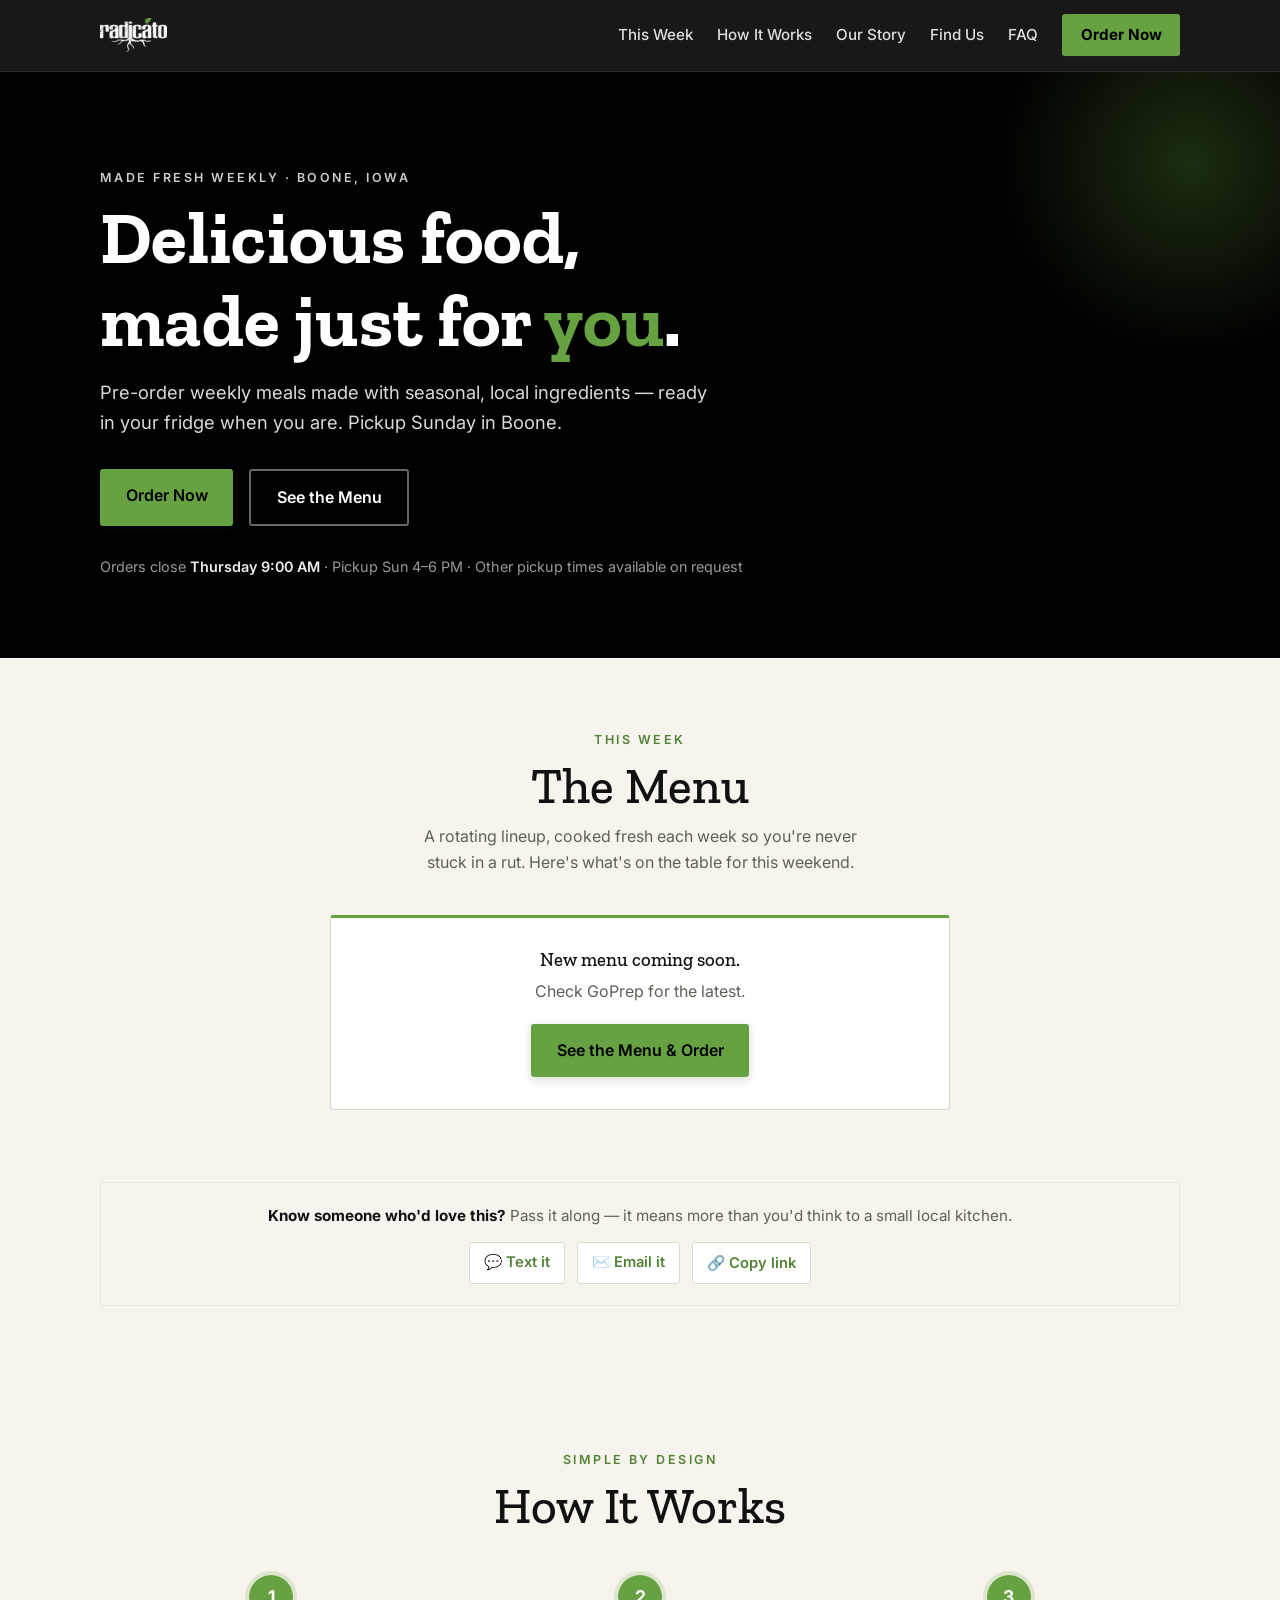
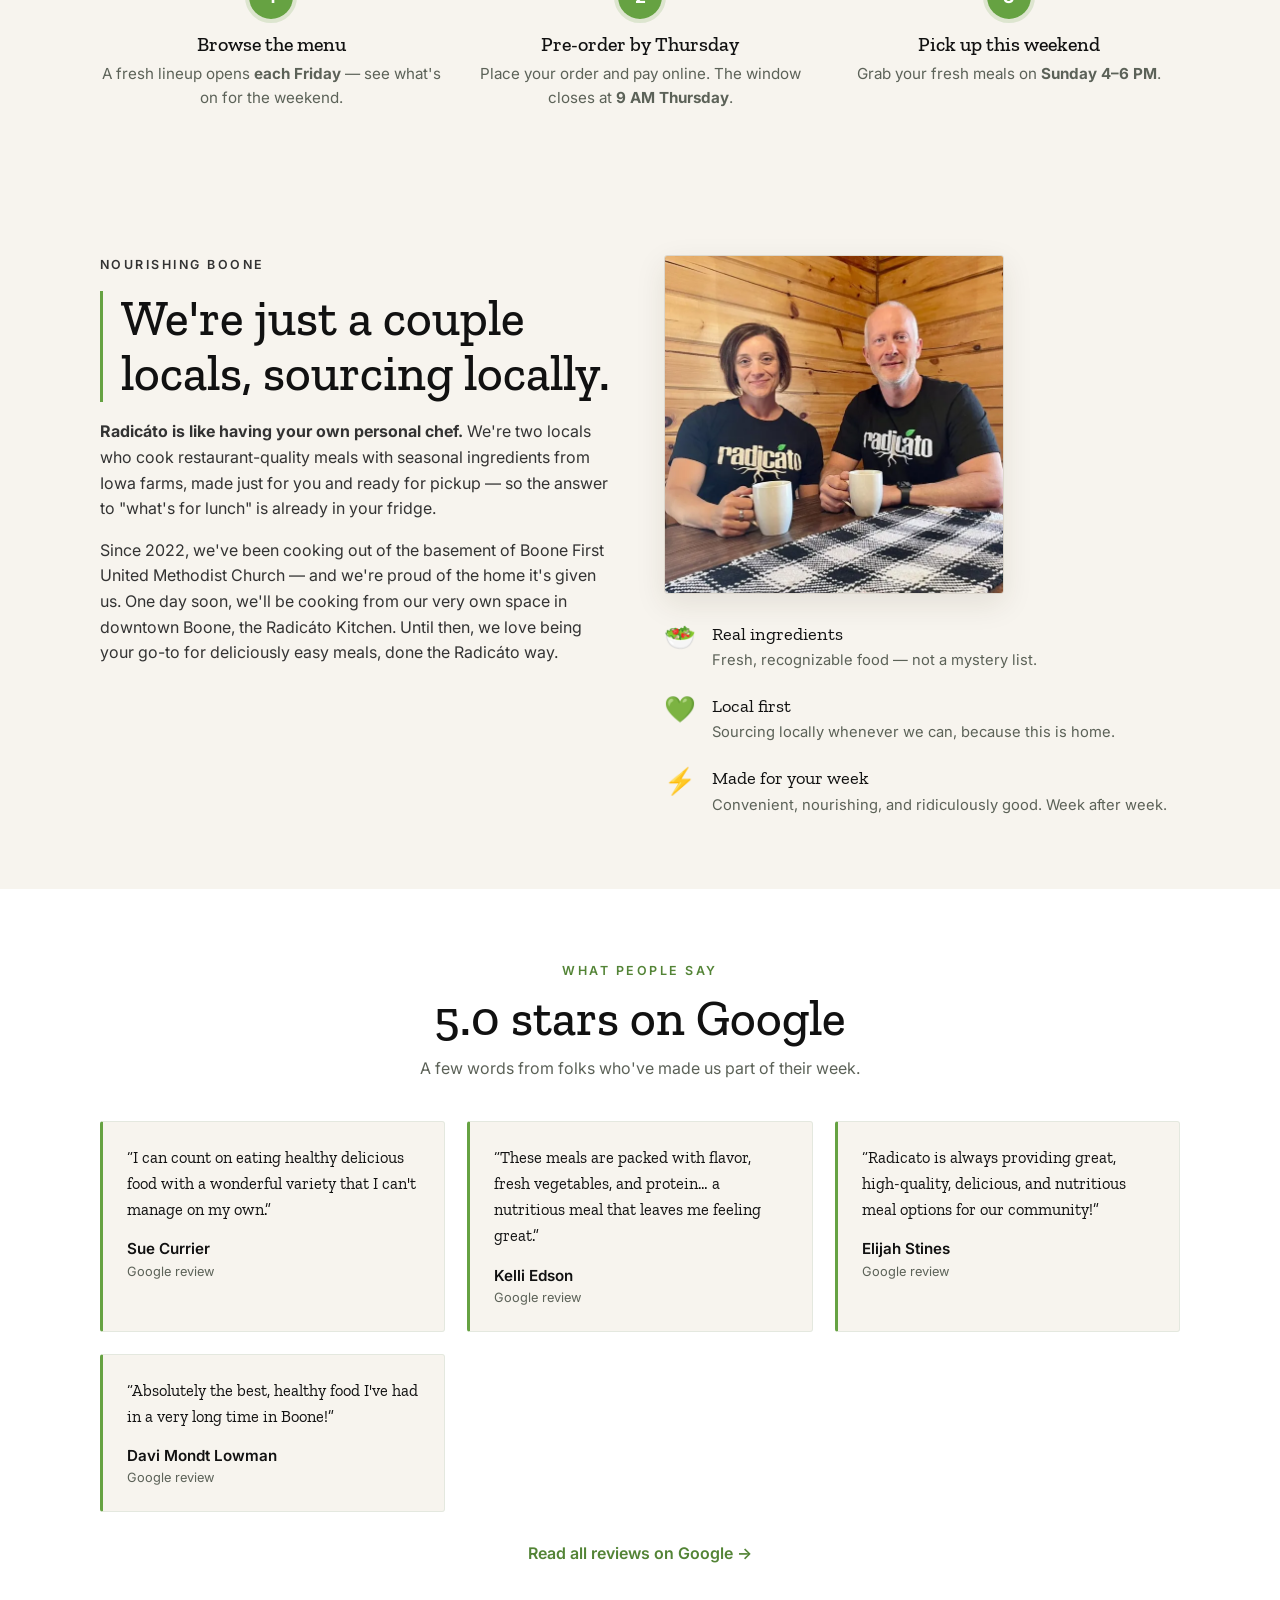
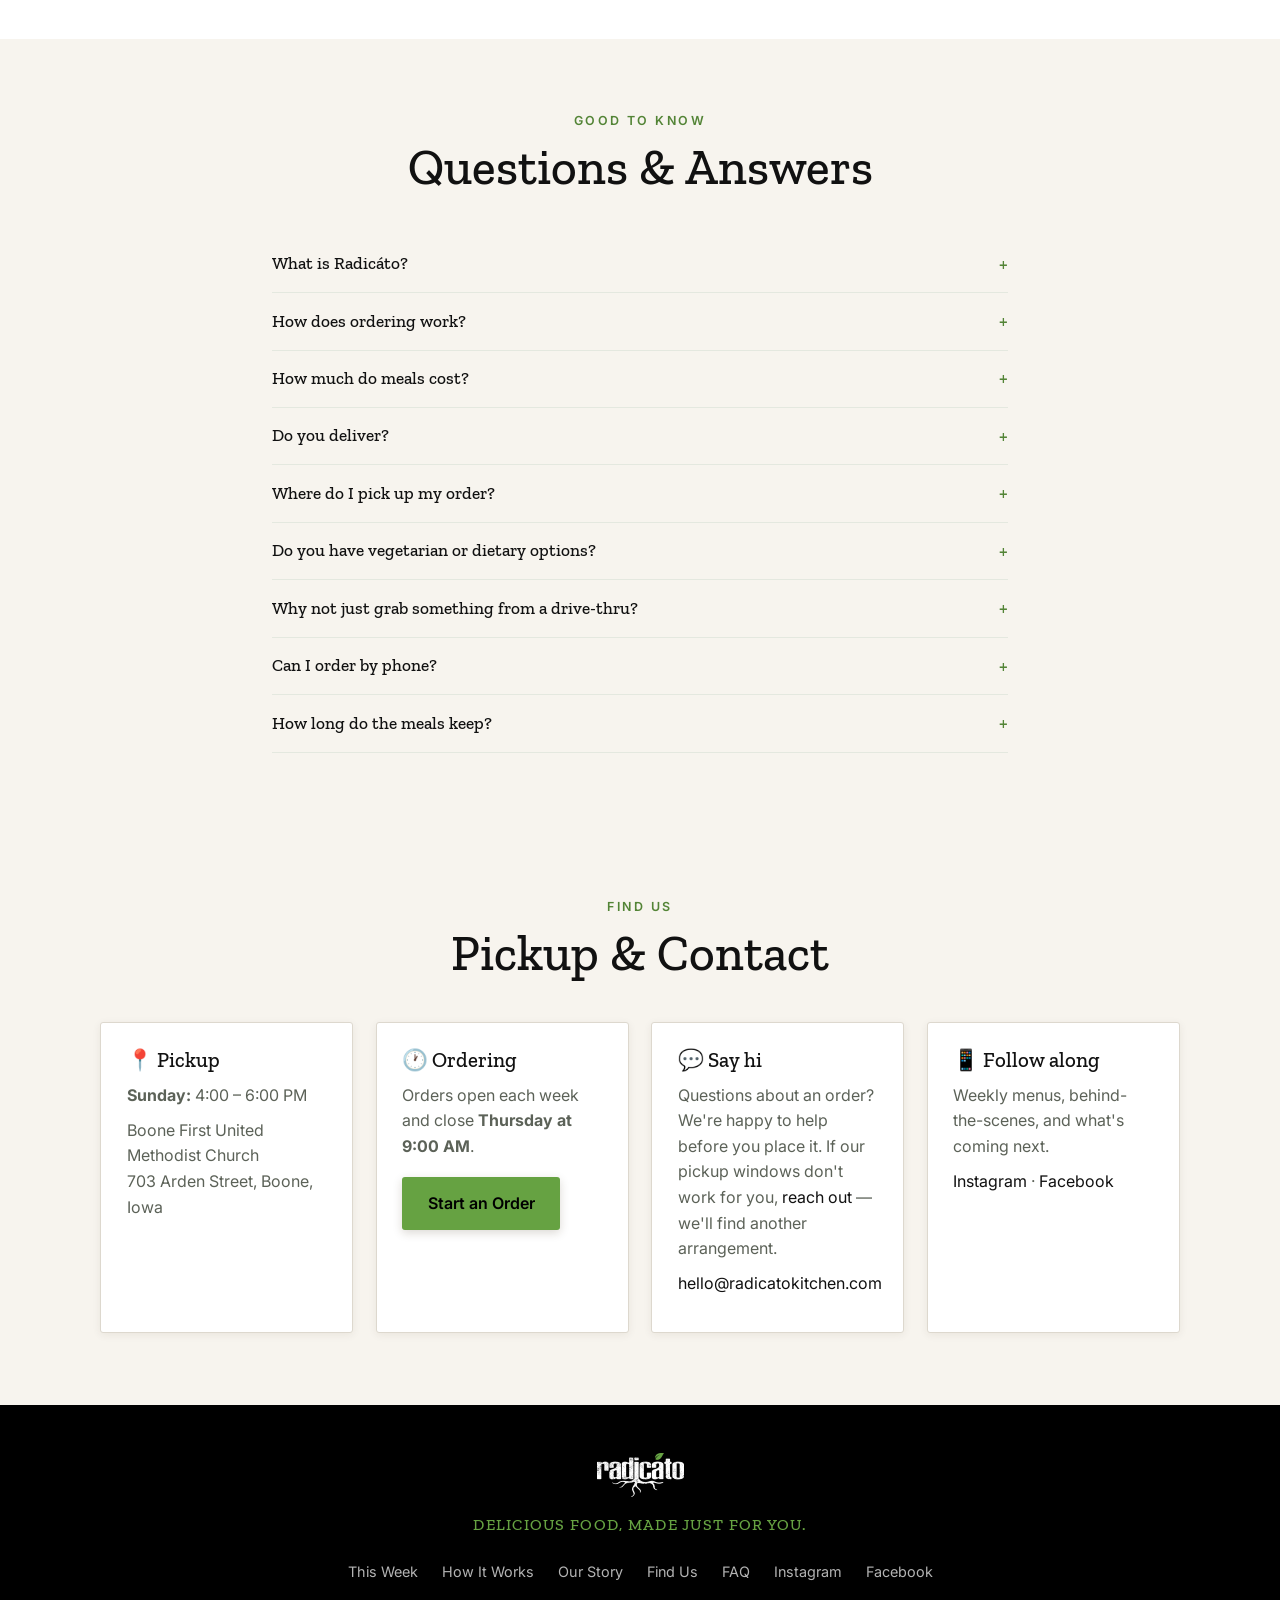
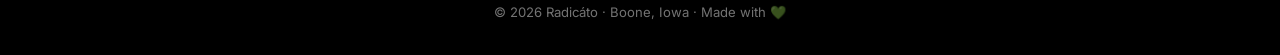
<file: index.html>
<!DOCTYPE html>
<html lang="en">
<head>
<meta charset="UTF-8">
<meta name="viewport" content="width=device-width, initial-scale=1.0">
<title>Radicáto — Chef-Prepared Meals in Boone, Iowa</title>
<meta name="description" content="Chef-prepared meals made with local ingredients in Boone, Iowa. Pre-order by Thursday, pick up Sunday — ready in your fridge.">
<link rel="canonical" href="https://radicatokitchen.com/">
<link rel="icon" type="image/svg+xml" href="assets/favicon.svg">
<link rel="apple-touch-icon" href="assets/radicato-og.png">

<!-- Open Graph / social share -->
<meta property="og:type" content="website">
<meta property="og:site_name" content="Radicáto">
<meta property="og:title" content="Radicáto — Chef-Prepared Meals in Boone, Iowa">
<meta property="og:description" content="Real, locally sourced ingredients. Pre-order by Thursday, pick up Sunday. The Radicáto Kitchen in Boone, Iowa.">
<meta property="og:url" content="https://radicatokitchen.com/">
<meta property="og:image" content="https://radicatokitchen.com/assets/radicato-og.png">
<meta property="og:image:width" content="1200">
<meta property="og:image:height" content="630">
<meta property="og:locale" content="en_US">
<meta name="twitter:card" content="summary_large_image">
<meta name="twitter:title" content="Radicáto — Chef-Prepared Meals in Boone, Iowa">
<meta name="twitter:description" content="Real, locally sourced ingredients. Pre-order by Thursday, pick up Sunday. Boone, Iowa.">
<meta name="twitter:image" content="https://radicatokitchen.com/assets/radicato-og.png">

<!-- Structured data: LocalBusiness / Restaurant -->
<script type="application/ld+json">
{
  "@context": "https://schema.org",
  "@type": "FoodEstablishment",
  "name": "Radicáto",
  "description": "Chef-prepared meals made with seasonal, local ingredients in Boone, Iowa — made just for you and ready in your fridge.",
  "url": "https://radicatokitchen.com/",
  "email": "hello@radicatokitchen.com",
  "image": "https://radicatokitchen.com/assets/radicato-og.png",
  "priceRange": "$$",
  "servesCuisine": "American",
  "address": {
    "@type": "PostalAddress",
    "streetAddress": "703 Arden St",
    "addressLocality": "Boone",
    "addressRegion": "IA",
    "postalCode": "50036",
    "addressCountry": "US"
  },
  "areaServed": {
    "@type": "City",
    "name": "Boone, Iowa"
  },
  "sameAs": [
    "https://www.instagram.com/nourishingboone/",
    "https://www.facebook.com/nourishingboone/"
  ],
  "openingHoursSpecification": [
    {
      "@type": "OpeningHoursSpecification",
      "dayOfWeek": "Sunday",
      "opens": "16:00",
      "closes": "18:00"
    }
  ]
}
</script>
<link rel="preconnect" href="https://fonts.googleapis.com">
<link rel="preconnect" href="https://fonts.gstatic.com" crossorigin>
<link href="https://fonts.googleapis.com/css2?family=DM+Serif+Display:ital@0;1&family=Inter:wght@400;500;600;700&family=Zilla+Slab:wght@400;500;600&display=swap" rel="stylesheet">
<link rel="stylesheet" href="css/styles.css?v=22">

<!-- Google Analytics 4 (property owned by radicatoboone@gmail.com) -->
<script async src="https://www.googletagmanager.com/gtag/js?id=G-8MPJHRWKEN"></script>
<script>
  window.dataLayer = window.dataLayer || [];
  function gtag(){dataLayer.push(arguments);}
  gtag('js', new Date());
  gtag('config', 'G-8MPJHRWKEN');

  // Track outbound clicks to the GoPrep ordering system (order-starts from site)
  document.addEventListener('click', function (e) {
    var a = e.target.closest ? e.target.closest('a') : null;
    if (!a || !a.href) return;
    if (a.href.indexOf('radicato.goprep.com') === -1) return;
    gtag('event', 'order_start', {
      link_url: a.href,
      link_text: (a.textContent || '').trim(),
      link_location: a.className || 'unstyled'
    });
  }, true);

  // Track "share the menu" actions (word-of-mouth referral signal)
  document.addEventListener('click', function (e) {
    var el = e.target.closest ? e.target.closest('a, button') : null;
    if (!el) return;
    var href = el.getAttribute('href') || '';
    var isShareLink = el.hasAttribute('data-copy-link') ||
                      href.indexOf('sms:') === 0 ||
                      href.indexOf('mailto:?subject=') === 0;
    if (!isShareLink) return;
    var channel = el.hasAttribute('data-copy-link') ? 'copy_link'
                : href.indexOf('sms:') === 0 ? 'sms'
                : 'email';
    gtag('event', 'share_menu', {
      method: channel,
      link_text: (el.textContent || '').trim()
    });
  }, true);
</script>
</head>
<body>

<!-- ===== NAV ===== -->
<header class="site-header" id="top">
  <div class="container nav-wrap">
    <a class="brand" href="#top">
      <picture>
        <source srcset="assets/radicato-logo-white-88h.webp" type="image/webp">
        <img class="brand-logo" src="assets/radicato-logo-white-88h.png" alt="Radicáto" width="174" height="88">
      </picture>
    </a>
    <nav class="nav" aria-label="Main">
      <a href="#menu">This Week</a>
      <a href="#how">How It Works</a>
      <a href="#about">Our Story</a>
      <a href="#visit">Find Us</a>
      <a href="#faq">FAQ</a>
      <a class="nav-order" href="https://radicato.goprep.com/customer/menu" target="_blank" rel="noopener">Order Now</a>
    </nav>
    <button class="nav-toggle" id="navToggle" aria-label="Menu" aria-expanded="false">
      <span></span><span></span><span></span>
    </button>
  </div>
</header>

<!-- ===== HERO ===== -->
<section class="hero">
  <div class="container">
    <p class="eyebrow">Made fresh weekly · Boone, Iowa</p>
    <h1 class="hero-title">Delicious food,<br>made just for <em>you</em>.</h1>
    <p class="hero-sub">Pre-order weekly meals made with seasonal, local ingredients — ready in your fridge when you are. <span data-schedule="hero-pickup">Pickup Sunday in Boone.</span></p>
    <div class="hero-actions">
      <a class="btn btn-primary" href="https://radicato.goprep.com/customer/menu" target="_blank" rel="noopener">Order Now</a>
      <a class="btn btn-ghost" href="#menu">See the Menu</a>
    </div>
    <p class="hero-note">Orders close <strong data-schedule="deadline">Thursday 9:00 AM</strong> · <span data-schedule="hero-windows">Pickup Sun 4–6 PM</span> · Other pickup times available on request</p>
  </div>
</section>

<!-- ===== WEEKLY MENU ===== -->
<section class="menu section" id="menu">
  <div class="container">
    <div class="section-head">
      <p class="eyebrow" data-week-label>This Week</p>
      <h2>The Menu</h2>
      <p class="lede">A rotating lineup, cooked fresh each week so you're never stuck in a rut. Here's what's on the table for this weekend.</p>
    </div>

    <div class="menu-status-closed" id="menuStatusClosed" hidden>
      <h3>Orders for this week are closed.</h3>
      <p id="menuClosedMsg">Next menu opens Friday.</p>
      <p class="menu-status-cta" id="menuStatusCta" hidden><a class="btn btn-primary" href="https://radicato.goprep.com/customer/menu" target="_blank" rel="noopener">See the Menu &amp; Order</a></p>
    </div>

    <!-- Menu rendered from data/menu.json by js/main.js -->
    <div class="menu-grid" id="menuGrid" aria-live="polite">
      <noscript>
        <p class="lede">This week's menu is updated automatically — please enable JavaScript to see it, or visit our ordering page.</p>
        <p><a class="btn btn-primary" href="https://radicato.goprep.com/customer/menu" target="_blank" rel="noopener">View &amp; Order the Menu</a></p>
      </noscript>
    </div>

    <div class="menu-cta">
      <a class="btn btn-primary btn-lg" href="https://radicato.goprep.com/customer/menu" target="_blank" rel="noopener">Place Your Order</a>
      <p class="menu-cta-note">Orders close <strong data-schedule="deadline">Thursday 9:00 AM</strong>. Order while you're thinking about it — future you will thank present you.</p>
    </div>

    <div class="share-nudge">
      <p><strong>Know someone who'd love this?</strong> Pass it along — it means more than you'd think to a small local kitchen.</p>
      <div class="share-actions">
        <a class="share-link" href="sms:?&amp;body=Found%20a%20local%20meal%20kitchen%20in%20Boone%20worth%20checking%20out%20%E2%80%94%20chef-prepared%20meals%2C%20local%20ingredients%2C%20pickup%20on%20the%20weekend%3A%20https%3A%2F%2Fradicatokitchen.com%2F">💬 Text it</a>
        <a class="share-link" href="mailto:?subject=Thought%20you%27d%20like%20this&amp;body=Found%20a%20local%20meal%20kitchen%20in%20Boone%20worth%20checking%20out%20%E2%80%94%20chef-prepared%20meals%2C%20local%20ingredients%2C%20pickup%20on%20the%20weekend%3A%20https%3A%2F%2Fradicatokitchen.com%2F">✉️ Email it</a>
        <button class="share-link" type="button" data-copy-link data-url="https://radicatokitchen.com/">🔗 Copy link</button>
      </div>
    </div>
  </div>
</section>

<!-- ===== HOW IT WORKS ===== -->
<section class="how section alt" id="how">
  <div class="container">
    <div class="section-head">
      <p class="eyebrow">Simple by design</p>
      <h2>How It Works</h2>
    </div>
    <div class="steps">
      <div class="step">
        <span class="step-num">1</span>
        <h3>Browse the menu</h3>
        <p>A fresh lineup opens <strong>each Friday</strong> — see what's on for the weekend.</p>
      </div>
      <div class="step">
        <span class="step-num">2</span>
        <h3>Pre-order by <span data-schedule="deadline-day">Thursday</span></h3>
        <p>Place your order and pay online. The window closes at <strong data-schedule="deadline-time-first">9 AM Thursday</strong>.</p>
      </div>
      <div class="step">
        <span class="step-num">3</span>
        <h3>Pick up this weekend</h3>
        <p>Grab your fresh meals on <strong data-schedule="pickup-long">Sunday 4–6 PM</strong>.</p>
      </div>
    </div>
  </div>
</section>

<!-- ===== ABOUT ===== -->
<section class="about section" id="about">
  <div class="container split">
    <div class="about-text">
      <p class="eyebrow">Nourishing Boone</p>
      <h2>We're just a couple locals, sourcing locally.</h2>
      <p><strong>Radicáto is like having your own personal chef.</strong> We're two locals who cook restaurant-quality meals with seasonal ingredients from Iowa farms, made just for you and ready for pickup — so the answer to "what's for lunch" is already in your fridge.</p>
      <p>Since 2022, we've been cooking out of the basement of Boone First United Methodist Church — and we're proud of the home it's given us. One day soon, we'll be cooking from our very own space in downtown Boone, the Radicáto Kitchen. Until then, we love being your go-to for deliciously easy meals, done the Radicáto way.</p>
    </div>
    <div class="about-values" aria-label="What we care about">
      <figure class="about-photo">
        <picture>
          <source srcset="assets/couple-locals.webp" type="image/webp">
          <img src="assets/couple-locals.jpg" alt="Jenny and Chad, the two locals behind Radicáto" width="680" height="679" loading="lazy" decoding="async">
        </picture>
      </figure>
      <div class="value"><span class="value-ico">🥗</span><div><strong>Real ingredients</strong><p>Fresh, recognizable food — not a mystery list.</p></div></div>
      <div class="value"><span class="value-ico">💚</span><div><strong>Local first</strong><p>Sourcing locally whenever we can, because this is home.</p></div></div>
      <div class="value"><span class="value-ico">⚡</span><div><strong>Made for your week</strong><p>Convenient, nourishing, and ridiculously good. Week after week.</p></div></div>
    </div>
  </div>
</section>

<!-- ===== REVIEWS (social proof for undecided visitors) ===== -->
<!-- MANUAL: transcribed from Google Business Profile 2026-09-13.
     To refresh: pull the review list from GBP, update text below, redeploy. -->
<section class="reviews section" id="reviews">
  <div class="container">
    <div class="section-head">
      <p class="eyebrow">What people say</p>
      <h2>5.0 stars on Google</h2>
      <p class="lede">A few words from folks who've made us part of their week.</p>
    </div>
    <div class="review-grid">
      <figure class="review">
        <blockquote>&ldquo;I can count on eating healthy delicious food with a wonderful variety that I can't manage on my own.&rdquo;</blockquote>
        <figcaption><strong>Sue Currier</strong><span>Google review</span></figcaption>
      </figure>
      <figure class="review">
        <blockquote>&ldquo;These meals are packed with flavor, fresh vegetables, and protein&hellip; a nutritious meal that leaves me feeling great.&rdquo;</blockquote>
        <figcaption><strong>Kelli Edson</strong><span>Google review</span></figcaption>
      </figure>
      <figure class="review">
        <blockquote>&ldquo;Radicato is always providing great, high-quality, delicious, and nutritious meal options for our community!&rdquo;</blockquote>
        <figcaption><strong>Elijah Stines</strong><span>Google review</span></figcaption>
      </figure>
      <figure class="review">
        <blockquote>&ldquo;Absolutely the best, healthy food I've had in a very long time in Boone!&rdquo;</blockquote>
        <figcaption><strong>Davi Mondt Lowman</strong><span>Google review</span></figcaption>
      </figure>
    </div>
    <p class="reviews-more"><a href="https://www.google.com/search?q=radic%C3%A1to+Boone+Iowa+reviews" target="_blank" rel="noopener">Read all reviews on Google &rarr;</a></p>
  </div>
</section>

<!-- ===== FAQ ===== -->
<section class="faq section alt" id="faq">
  <div class="container">
    <div class="section-head">
      <p class="eyebrow">Good to know</p>
      <h2>Questions &amp; Answers</h2>
    </div>
    <div class="faq-list">
      <details class="faq-item">
        <summary>What is Radicáto?</summary>
        <p>Radicáto is like having your own personal chef. We make chef-prepared meals with seasonal, local ingredients — made just for you and ready in your fridge.</p>
      </details>
      <details class="faq-item">
        <summary>How does ordering work?</summary>
        <p>The menu opens <strong>each Friday</strong> and orders close <strong data-schedule="deadline-at">Thursday at 9:00 AM</strong>. You order and pay online, then pick up <span data-schedule="pickup-faq">Sunday 4–6 PM</span>.</p>
      </details>
      <details class="faq-item">
        <summary>How much do meals cost?</summary>
        <p>Meals are priced per item on this week's menu. Chef-prepared quality, small town prices.</p>
      </details>
      <details class="faq-item">
        <summary>Do you deliver?</summary>
        <p>We currently offer weekly pickup at Boone First United Methodist Church, 703 Arden Street in Boone. Delivery isn't available right now — ask us if it's something you'd want.</p>
      </details>
      <details class="faq-item">
        <summary>Where do I pick up my order?</summary>
        <p>Pickup is at Boone First United Methodist Church, 703 Arden Street in Boone — <span data-schedule="pickup-long">Sunday 4–6 PM</span>.</p>
      </details>
      <details class="faq-item">
        <summary>Do you have vegetarian or dietary options?</summary>
        <p>Yes — our menu rotates each week and includes vegetarian options. If you have a specific dietary need, email <a href="mailto:hello@radicatokitchen.com">hello@radicatokitchen.com</a> before ordering and we'll help you pick.</p>
      </details>
      <details class="faq-item">
        <summary>Why not just grab something from a drive-thru?</summary>
        <p>You can — and plenty of people do. But this is chef-prepared food made with local ingredients, already in your fridge before you're hungry. The food's just better.</p>
      </details>
      <details class="faq-item">
        <summary>Can I order by phone?</summary>
        <p>Not right now — ordering is online only while we cook out of our current space. Email us any time and we'll help before you place the order.</p>
      </details>
      <details class="faq-item">
        <summary>How long do the meals keep?</summary>
        <p>Meals are cooked fresh each week and hold beautifully in your fridge for <strong>5–7 days</strong>. Reheat when you're ready — no planning required.</p>
      </details>
    </div>
  </div>
</section>

<!-- ===== VISIT ===== -->
<section class="visit section alt" id="visit">
  <div class="container">
    <div class="section-head">
      <p class="eyebrow">Find us</p>
      <h2>Pickup &amp; Contact</h2>
    </div>
    <div class="visit-grid">
      <div class="visit-card">
        <h3>📍 Pickup</h3>
        <p data-schedule="visit-windows"><strong>Sunday:</strong> 4:00 – 6:00 PM</p>
        <p>Boone First United Methodist Church<br>703 Arden Street, Boone, Iowa</p>
      </div>
      <div class="visit-card">
        <h3>🕐 Ordering</h3>
        <p>Orders open each week and close <strong data-schedule="deadline-at">Thursday at 9:00 AM</strong>.</p>
        <a class="btn btn-primary" href="https://radicato.goprep.com/customer/menu" target="_blank" rel="noopener">Start an Order</a>
      </div>
      <div class="visit-card">
        <h3>💬 Say hi</h3>
        <p>Questions about an order? We're happy to help before you place it. If our pickup windows don't work for you, <a href="mailto:hello@radicatokitchen.com">reach out</a> — we'll find another arrangement.</p>
        <p><a href="mailto:hello@radicatokitchen.com">hello@radicatokitchen.com</a></p>
      </div>
      <div class="visit-card">
        <h3>📱 Follow along</h3>
        <p>Weekly menus, behind-the-scenes, and what's coming next.</p>
        <p>
          <a href="https://www.instagram.com/nourishingboone/" target="_blank" rel="noopener">Instagram</a> ·
          <a href="https://www.facebook.com/nourishingboone/" target="_blank" rel="noopener">Facebook</a>
        </p>
      </div>
    </div>
  </div>
</section>

<!-- ===== FOOTER ===== -->
<footer class="site-footer">
  <div class="container">
    <div class="footer-brand">
      <picture>
        <source srcset="assets/radicato-logo-white-88h.webp" type="image/webp">
        <img class="brand-logo footer-logo" src="assets/radicato-logo-white-88h.png" alt="Radicáto" width="174" height="88" loading="lazy">
      </picture>
    </div>
    <p class="footer-tag">Delicious food, made just for you.</p>
    <nav class="footer-nav" aria-label="Footer">
      <a href="#menu">This Week</a>
      <a href="#how">How It Works</a>
      <a href="#about">Our Story</a>
      <a href="#visit">Find Us</a>
      <a href="#faq">FAQ</a>
      <a href="https://www.instagram.com/nourishingboone/" target="_blank" rel="noopener">Instagram</a>
      <a href="https://www.facebook.com/nourishingboone/" target="_blank" rel="noopener">Facebook</a>
    </nav>
    <p class="footer-note">© <span id="year">2026</span> Radicáto · Boone, Iowa · Made with 💚</p>
  </div>
</footer>

<script src="js/main.js?v=10"></script>
</body>
</html>
</file>
<file: css/styles.css>
/* =========================================================
   Radicáto — Brand: green (#66A242) + black (#000000) + white
   Fonts: Zilla Slab (display/headings) + Inter (body)
   ========================================================= */

:root {
  --green: #66A242;
  --green-dark: #538436;
  --black: #000000;
  --ink: #111111;
  --paper: #ffffff;
  --off-white: #eff3e9;
  --warm-white: #f7f4ee;
  --muted: #5c6258;
  --line: #e4e8df;
  --serif: "DM Serif Display", Georgia, serif;
  --slab: "Zilla Slab", Georgia, serif;
  --sans: "Inter", -apple-system, BlinkMacSystemFont, "Segoe UI", sans-serif;
}

* { margin: 0; padding: 0; box-sizing: border-box; }

html { scroll-behavior: smooth; }

body {
  font-family: var(--sans);
  color: var(--ink);
  background: var(--warm-white);
  line-height: 1.6;
  -webkit-font-smoothing: antialiased;
  overflow-x: hidden;
}

img { max-width: 100%; display: block; }
a { color: var(--ink); text-decoration: none; transition: color .15s ease; }
a:hover { color: var(--green-dark); }
a:hover { text-decoration: underline; }

.container { width: min(1080px, 92%); margin: 0 auto; }

/* ---------- Buttons ---------- */
.btn {
  display: inline-block;
  font-weight: 600;
  font-size: 1rem;
  padding: 0.85rem 1.6rem;
  border-radius: 3px;
  transition: transform .12s ease, background .15s ease, box-shadow .15s ease;
}
.btn:hover { transform: translateY(-2px); text-decoration: none; }
.btn-primary {
  background: var(--green);
  color: var(--black);
  border-radius: 3px;
  box-shadow: 0 3px 10px rgba(60,45,20,.18);
}
.btn-primary:hover { background: var(--green-dark); color: #fff; box-shadow: 0 6px 16px rgba(60,45,20,.26); }
.btn-ghost {
  border: 2px solid rgba(255,255,255,.4);
  color: #fff;
}
.btn-ghost:hover { border-color: #fff; background: rgba(255,255,255,.12); }
.btn-lg { padding: 1rem 2rem; font-size: 1.1rem; }

/* ---------- Eyebrow / Headings ---------- */
.eyebrow {
  text-transform: uppercase;
  letter-spacing: .2em;
  font-size: .78rem;
  font-weight: 600;
  color: var(--green-dark);
  margin-bottom: .6rem;
}
h1, h2, h3 { font-family: var(--slab); font-weight: 500; line-height: 1.12; text-wrap: balance; }
h1 { font-weight: 700; }
h2 { font-size: clamp(2.2rem, 4.6vw, 3.1rem); margin-bottom: .6rem; }
.lede { color: var(--muted); max-width: 46ch; margin: 0 auto 2rem; }

.section { padding: 4.5rem 0; background: var(--warm-white); }
.section.alt { background: var(--warm-white); }
.section-head { text-align: center; margin-bottom: 2.5rem; }

/* ---------- Header / Nav ---------- */
.site-header {
  position: sticky; top: 0; z-index: 50;
  background: rgba(0,0,0,.9);
  backdrop-filter: blur(8px);
  border-bottom: 1px solid rgba(255,255,255,.08);
}
.nav-wrap { display: flex; align-items: center; justify-content: space-between; padding: .9rem 0; }
.brand { display: flex; align-items: center; }
.brand:hover { text-decoration: none; }
.brand-logo {
  height: 34px;
  width: auto;
  display: block;
}
.brand-mark {
  width: 22px; height: 22px; border-radius: 50%;
  background: var(--green);
  display: inline-block;
  box-shadow: 0 0 0 3px rgba(102,162,66,.25);
}
.brand-word {
  font-family: var(--slab);
  font-size: 1.35rem;
  color: #fff;
  letter-spacing: .02em;
}
.footer-logo {
  height: 44px;
  margin: 0 auto;
}
@media (max-width: 760px) {
  .brand-logo { height: 28px; }
}
.nav { display: flex; align-items: center; gap: 1.5rem; }
.nav a { color: rgba(255,255,255,.85); font-size: .95rem; font-weight: 500; }
.nav a:hover { color: #fff; text-decoration: none; }
.nav .nav-order {
  background: var(--green);
  color: var(--black);
  font-weight: 700;
  padding: .55rem 1.15rem;
  border-radius: 3px;
  box-shadow: 0 2px 6px rgba(60,45,20,.16);
}
.nav .nav-order:hover { background: var(--green-dark); color: #fff; box-shadow: 0 4px 10px rgba(60,45,20,.22); }

.nav-toggle { display: none; background: none; border: 0; cursor: pointer; padding: .4rem; }
.nav-toggle span { display: block; width: 24px; height: 2px; background: #fff; margin: 5px 0; transition: .2s; }

/* ---------- Hero ---------- */
.hero {
  background: var(--black);
  color: #fff;
  padding: 6rem 0 5rem;
  position: relative;
  overflow: hidden;
}
.hero::after {
  content: "";
  position: absolute; right: -120px; top: -120px;
  width: 420px; height: 420px; border-radius: 50%;
  background: radial-gradient(circle, rgba(102,162,66,.28), transparent 65%);
  pointer-events: none;
}
.hero .container { position: relative; z-index: 1; }
.hero .eyebrow { color: rgba(255,255,255,.8); }
.hero-title {
  font-family: var(--slab);
  font-weight: 700;
  letter-spacing: .005em;
  color: #fff;
  font-size: clamp(2.7rem, 7vw, 4.6rem);
  margin-bottom: 1rem;
}
.hero-title em { font-style: normal; color: var(--green); }
.hero-sub {
  max-width: 52ch;
  font-size: 1.15rem;
  color: rgba(255,255,255,.85);
  margin-bottom: 2rem;
}
.hero-actions { display: flex; gap: 1rem; flex-wrap: wrap; }
.hero-actions .btn { max-width: 100%; white-space: normal; }
.hero-note { margin-top: 1.8rem; color: rgba(255,255,255,.6); font-size: .9rem; }
.hero-note strong { color: rgba(255,255,255,.92); font-weight: 600; }

/* ---------- Menu ---------- */
.menu-grid {
  display: flex;
  flex-wrap: wrap;
  justify-content: center;
  gap: 2rem;
  margin-bottom: 2.5rem;
}
.menu-grid > .card {
  flex: 0 1 330px;
  max-width: 100%;
}

.menu-status-closed {
  background: var(--paper);
  border: 1px solid #ddd8ce;
  border-top: 3px solid var(--green);
  border-radius: 3px;
  padding: 2rem 1.5rem;
  text-align: center;
  max-width: 620px;
  margin: 0 auto 2rem;
}
.menu-status-closed h3 {
  color: var(--ink);
  margin-bottom: .5rem;
}
.menu-status-closed p {
  color: var(--muted);
  margin: 0;
}
.menu-status-closed .menu-status-cta { margin-top: 1.2rem; }
.menu-cta[hidden] { display: none; }
.about-photo picture, .brand picture, .footer-brand picture { display: block; }
.card {
  background: var(--paper);
  border: 1px solid #ddd8ce;
  border-radius: 3px;
  padding: 1.5rem;
  display: flex; flex-direction: column;
  box-shadow: 0 2px 8px rgba(60,45,20,.07);
  transition: transform .15s ease, box-shadow .15s ease;
}
.card:hover { transform: translateY(-4px); box-shadow: 0 14px 34px rgba(60,45,20,.14); }
.card-tag {
  font-size: .72rem; font-weight: 700; text-transform: uppercase;
  letter-spacing: .16em; color: var(--green-dark);
  margin-bottom: .7rem;
}
.new-badge {
  display: inline-block;
  border: 1px solid var(--green);
  color: var(--green-dark);
  padding: .12rem .55rem; border-radius: 999px;
  font-size: .66rem; letter-spacing: .06em;
  margin-left: .35rem; font-weight: 600;
}
.serves { font-weight: 600; color: var(--muted); font-size: .8rem; line-height: 1.3; font-family: var(--sans); }
.card h3 {
  font-family: var(--slab);
  font-weight: 600;
  font-size: 1.6rem;
  letter-spacing: .005em;
  margin-bottom: .6rem;
  color: var(--ink);
}
.card-desc { color: var(--muted); font-size: .93rem; line-height: 1.65; flex-grow: 1; margin-bottom: 1.3rem; }
.card-foot { display: flex; align-items: center; justify-content: space-between; gap: .75rem; border-top: 1px solid var(--line); padding-top: .9rem; }
.price-group { display: flex; align-items: baseline; gap: .5rem; flex-wrap: wrap; min-width: 0; }
.price { font-family: var(--slab); font-weight: 600; font-size: 1.45rem; color: var(--green-dark); }
.order-link { font-weight: 600; color: var(--ink); transition: color .15s ease; }
.order-link:hover { color: var(--green-dark); text-decoration: none; }

.menu-cta { text-align: center; padding-top: .5rem; }
.menu-cta-note { color: var(--muted); font-size: .9rem; margin-top: 1rem; }

/* ---------- Steps ---------- */
.steps { display: grid; grid-template-columns: repeat(auto-fit, minmax(220px, 1fr)); gap: 1.6rem; text-align: center; }
.step-num {
  display: inline-flex; align-items: center; justify-content: center;
  width: 44px; height: 44px; border-radius: 50%;
  background: var(--green); color: #fff;
  outline: 4px solid rgba(102,162,66,.18);
  font-weight: 700; font-size: 1.1rem; margin-bottom: .9rem;
}
.step h3 { font-size: 1.25rem; margin-bottom: .4rem; }
.step p { color: var(--muted); font-size: .95rem; }

/* ---------- About ---------- */
.split { display: grid; grid-template-columns: 1fr 1fr; gap: 3rem; align-items: start; }
.about-text h2 {
  margin-bottom: 1.1rem;
  padding-left: 1.1rem;
  border-left: 3px solid var(--green);
}
.about-text p { margin-bottom: 1rem; color: #333; }
.about-values { display: flex; flex-direction: column; gap: 1.2rem; }
.about-photo { margin: 0 0 .4rem; }
.about-photo img { width: 100%; height: auto; max-width: 340px; border-radius: 3px; border: 1px solid #ddd8ce; box-shadow: 0 10px 30px rgba(60,45,20,.10); display: block; }
.value { display: flex; gap: 1rem; align-items: flex-start; }
.value-ico { font-size: 1.6rem; line-height: 1.3; }
.value strong { font-family: var(--slab); font-size: 1.15rem; font-weight: 400; }
.value p { color: var(--muted); font-size: .92rem; }

/* ---------- Visit ---------- */
.visit-grid { display: grid; grid-template-columns: repeat(auto-fit, minmax(250px, 1fr)); gap: 1.4rem; }
.visit-card { background: var(--paper); border: 1px solid #ddd8ce; border-radius: 3px; padding: 1.6rem; box-shadow: 0 2px 8px rgba(60,45,20,.07); }
.visit-card h3 { font-size: 1.3rem; margin-bottom: .7rem; }
.visit-card p { color: var(--muted); margin-bottom: .6rem; }
.visit-card .btn { margin-top: .5rem; }

/* ---------- Footer ---------- */
.site-footer { background: var(--black); color: rgba(255,255,255,.7); padding: 3rem 0 2rem; text-align: center; }
.footer-brand { display: flex; justify-content: center; align-items: center; }
.footer-brand .brand-word { font-size: 1.5rem; }
.footer-tag {
  margin: .9rem 0 1.4rem;
  color: var(--green);
  font-family: var(--slab);
  font-weight: 500;
  font-style: normal;
  text-transform: uppercase;
  letter-spacing: .08em;
  font-size: 1rem;
}
.footer-nav { display: flex; justify-content: center; gap: 1.5rem; flex-wrap: wrap; margin-bottom: 1.2rem; }
.footer-nav a { color: rgba(255,255,255,.7); font-size: .9rem; }
.footer-nav a:hover { color: #fff; }
.footer-note { font-size: .82rem; color: rgba(255,255,255,.45); }

/* ---------- Share nudge ---------- */
.share-nudge {
  margin-top: 2rem;
  padding: 1.3rem 1.5rem;
  background: var(--warm-white);
  border: 1px solid #e4e8df;
  border-radius: 3px;
  text-align: center;
}
.share-nudge p { color: var(--muted); font-size: .95rem; margin-bottom: .9rem; }
.share-nudge strong { color: var(--ink); }
.share-actions { display: flex; gap: .7rem; justify-content: center; flex-wrap: wrap; }
.share-link {
  display: inline-block;
  font-family: inherit;
  font-size: .92rem;
  font-weight: 600;
  color: var(--green-dark);
  background: var(--paper);
  border: 1px solid #d7ddd0;
  border-radius: 3px;
  padding: .5rem .9rem;
  cursor: pointer;
  text-decoration: none;
}
.share-link:hover { background: var(--green); color: var(--black); border-color: var(--green); }

/* ---------- Reviews ---------- */
.reviews { background: var(--paper); }
.review-grid {
  display: grid;
  grid-template-columns: repeat(auto-fit, minmax(260px, 1fr));
  gap: 1.4rem;
  margin-top: .5rem;
}
.review {
  margin: 0;
  padding: 1.4rem 1.5rem;
  background: var(--warm-white);
  border: 1px solid #e4e8df;
  border-left: 3px solid var(--green);
  border-radius: 3px;
}
.review blockquote {
  margin: 0 0 .9rem;
  font-family: var(--slab);
  font-size: 1.02rem;
  line-height: 1.6;
  color: var(--ink);
}
.review figcaption { display: flex; flex-direction: column; }
.review figcaption strong { font-size: .95rem; font-weight: 600; }
.review figcaption span { font-size: .8rem; color: var(--muted); }
.reviews-more { text-align: center; margin-top: 1.8rem; }
.reviews-more a { font-weight: 600; color: var(--green-dark); }
.reviews-more a:hover { color: var(--ink); text-decoration: none; }

/* ---------- FAQ ---------- */
.faq-list { max-width: 46rem; margin: 0 auto; }
.faq-item {
  border-bottom: 1px solid var(--line);
  padding: .9rem 0;
}
.faq-item summary {
  cursor: pointer;
  font-family: var(--slab);
  font-size: 1.08rem;
  font-weight: 500;
  color: var(--ink);
  list-style: none;
  display: flex;
  justify-content: space-between;
  align-items: center;
  gap: 1rem;
}
.faq-item summary::-webkit-details-marker { display: none; }
.faq-item summary::after {
  content: "+";
  color: var(--green-dark);
  font-size: 1.3rem;
  line-height: 1;
  flex-shrink: 0;
}
.faq-item[open] summary::after { content: "\2013"; }
.faq-item p { color: var(--muted); font-size: .95rem; margin-top: .6rem; }
.faq-item a { color: var(--green-dark); font-weight: 600; }

/* ---------- Responsive ---------- */
@media (max-width: 760px) {
  .nav { display: none; position: absolute; top: 100%; left: 0; right: 0;
         background: var(--black); flex-direction: column; align-items: stretch;
         padding: 1rem 6%; gap: 1rem; border-bottom: 1px solid rgba(255,255,255,.1); }
  .nav.open { display: flex; }
  .nav a { font-size: 1.05rem; padding: .4rem 0; }
  .nav .nav-order { text-align: center; }
  .nav-toggle { display: block; }
  .split { grid-template-columns: 1fr; }
  .hero { padding: 4.5rem 0 4rem; }
  .hero-title { font-size: clamp(2.5rem, 11.5vw, 3rem); letter-spacing: .01em; }
  h2 { font-size: clamp(1.9rem, 8.5vw, 2.4rem); letter-spacing: .005em; }
  .card h3 { font-size: 1.45rem; }
  .card { padding: 1.25rem; }
  .hero-actions .btn { width: 100%; text-align: center; }
  .section { padding: 3.5rem 0; }
  .review { padding: 1.15rem; }
  .review blockquote { font-size: .98rem; }
  .faq-item summary { font-size: 1rem; }
}
</file>
